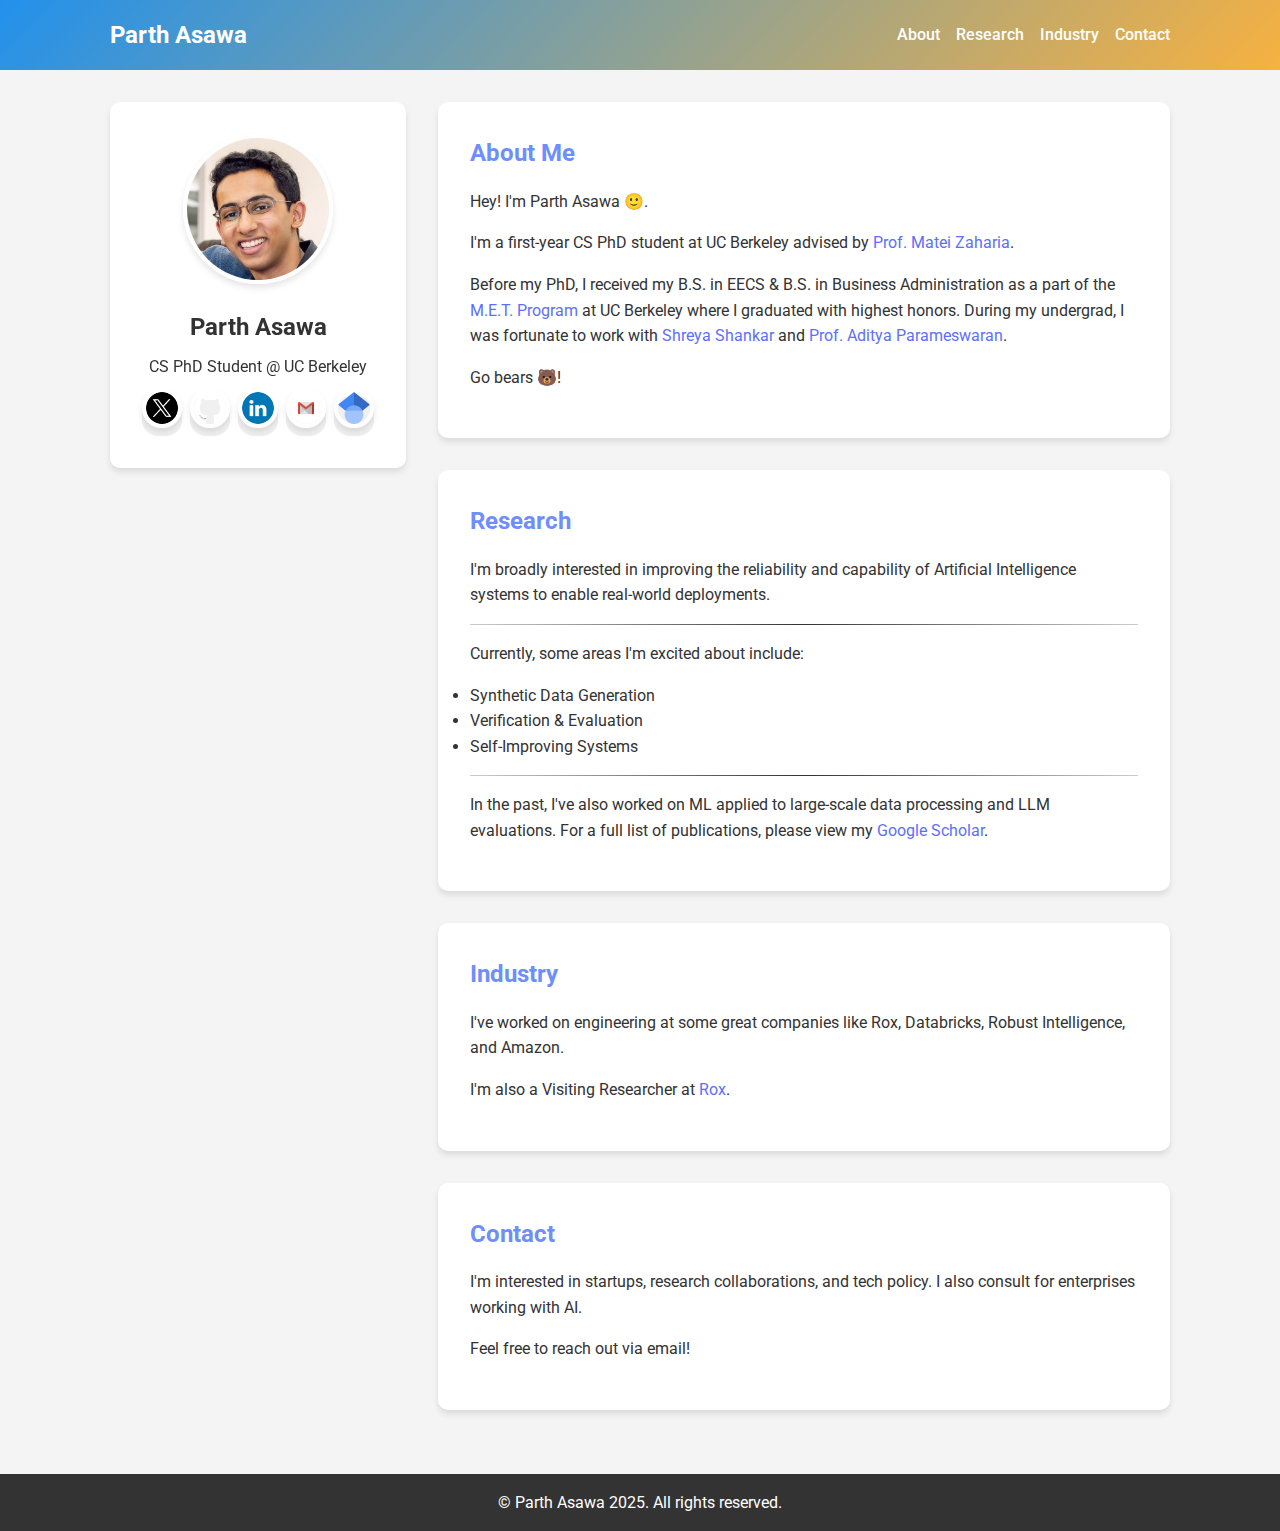
<file: index.html>
<!DOCTYPE html>
<html lang="en">
<head>
  <meta charset="UTF-8">
  <meta name="viewport" content="width=device-width, initial-scale=1.0">
  <title>Parth Asawa</title>
  <link href="https://fonts.googleapis.com/css2?family=Roboto:wght@300;400;700&display=swap" rel="stylesheet">
  <link rel="stylesheet" href="styles.css">
</head>
<body>
  <header>
    <nav class="navbar">
      <div class="container">
        <h1>Parth Asawa</h1>
        <ul>
          <li><a href="#about">About</a></li>
          <li><a href="#research">Research</a></li>
          <li><a href="#industry">Industry</a></li>
          <li><a href="#contact">Contact</a></li>
        </ul>
      </div>
    </nav>
  </header>

  <main class="main-container">
    <aside class="profile">
      <img src="assets/headshot.jpg" alt="Profile Picture">
      <h2>Parth Asawa</h2>
      <p>CS PhD Student @ UC Berkeley</p>
      <div class="social-links">
        <a href="https://x.com/pgasawa" target="_blank" class="icon-link">
          <img src="assets/x.png" alt="Twitter" class="icon">
        </a>
        <a href="https://github.com/pgasawa" target="_blank" class="icon-link">
          <img src="assets/github.png" alt="GitHub" class="icon">
        </a>
        <a href="https://linkedin.com/in/pgasawa" target="_blank" class="icon-link">
          <img src="assets/linkedin.png" alt="LinkedIn" class="icon">
        </a>
        <a href="mailto:pgasawa@berkeley.edu" class="icon-link">
          <img src="assets/gmail.png" alt="Email" class="icon">
        </a>
        <a href="https://scholar.google.com/citations?user=8un398sAAAAJ&hl=en" target="_blank" class="icon-link">
          <img src="assets/google_scholar.png" alt="Google Scholar" class="icon">
        </a>
      </div>
    </aside>

    <div class="content">
      <section id="about" class="content-section">
        <h2>About Me</h2>
        <p>Hey! I'm Parth Asawa 🙂.</p>
        <p>I'm a first-year CS PhD student at UC Berkeley advised by <a href="https://people.eecs.berkeley.edu/~matei/" target="_blank">Prof. Matei Zaharia</a>.</p>
        <p>Before my PhD, I received my B.S. in EECS & B.S. in Business Administration as a part of the <a href="https://met.berkeley.edu/" target="_blank">M.E.T. Program</a> at UC Berkeley where I graduated with highest honors. During my undergrad, I was fortunate to work with <a href="https://sh-reya.com" target="_blank">Shreya Shankar</a> and <a href="https://people.eecs.berkeley.edu/~adityagp/" target="_blank">Prof. Aditya Parameswaran</a>.</p>
        <p>Go bears 🐻!</p>
      </section>

      <section id="research" class="content-section">
        <h2>Research</h2>
        <p>I'm broadly interested in improving the reliability and capability of Artificial Intelligence systems to enable real-world deployments.</p>
        <hr></hr>
        <p></p>
        <p>Currently, some areas I'm excited about include: 
          <li>Synthetic Data Generation</li>
          <li>Verification & Evaluation</li>
          <li>Self-Improving Systems</li>
        </p>
        <hr></hr>
        <p></p>
        <p>In the past, I've also worked on ML applied to large-scale data processing and LLM evaluations. For a full list of publications, please view my <a href="https://scholar.google.com/citations?user=8un398sAAAAJ&hl=en" target="_blank">Google Scholar</a>.</p>
      </section>

      <section id="industry" class="content-section">
        <h2>Industry</h2>
        <p>I've worked on engineering at some great companies like Rox, Databricks, Robust Intelligence, and Amazon.</p>
        <p>I'm also a Visiting Researcher at <a href="https://www.rox.com/" target="_blank">Rox</a>.</p>
      </section>

      <section id="contact" class="content-section">
        <h2>Contact</h2>
        <p>I'm interested in startups, research collaborations, and tech policy. I also consult for enterprises working with AI.</p>
        <p>Feel free to reach out via email!</p>
      </section>
    </div>
  </main>

  <footer>
    <div class="container">
      <p>© Parth Asawa 2025. All rights reserved.</p>
    </div>
  </footer>

  <script src="scripts.js"></script>
</body>
</html>
</file>
<file: styles.css>
* {
  margin: 0;
  padding: 0;
  box-sizing: border-box;
}

body {
  font-family: 'Roboto', sans-serif;
  line-height: 1.6;
  color: #333;
  background-color: #f4f4f4;
}

.container {
  max-width: 1100px;
  margin: 0 auto;
  padding: 0 20px;
}

.navbar {
  background: linear-gradient(135deg, #2291ec, #f7b140);
  color: #fff;
  padding: 1rem 0;
  position: sticky;
  top: 0;
  z-index: 100;
}

.navbar .container {
  display: flex;
  justify-content: space-between;
  align-items: center;
}

.navbar h1 {
  font-size: 1.5rem;
  font-weight: 700;
}

.navbar ul {
  display: flex;
  list-style: none;
}

.navbar ul li {
  margin-left: 1rem;
}

.navbar ul li a {
  color: #fff;
  text-decoration: none;
  font-weight: 500;
  transition: color 0.3s ease;
}

.navbar ul li a:hover {
  color: #f0f0f0;
}

.main-container {
  max-width: 1100px;
  margin: 2rem auto;
  padding: 0 20px;
  display: flex;
  gap: 2rem;
}

.profile {
  flex: 0 0 285px;
  text-align: center;
  background-color: #fff;
  padding: 2rem;
  border-radius: 10px;
  box-shadow: 0 4px 6px rgba(0, 0, 0, 0.1);
  align-self: flex-start;
  position: sticky;
  top: 80px;
}

.profile img {
  width: 150px;
  height: 150px;
  border-radius: 50%;
  object-fit: cover;
  margin-bottom: 1rem;
  border: 4px solid #fff;
  box-shadow: 0 4px 6px rgba(0, 0, 0, 0.1);
}

.profile h2 {
  font-size: 1.5rem;
  margin-bottom: 0.5rem;
}

.social-links {
  display: flex;
  justify-content: center;
  gap: 0.5rem;
  margin-top: 1rem;
}

.icon-link {
  display: flex;
  align-items: center;
  justify-content: center;
  width: 40px;
  height: 40px;
  background-color: #f0f0f0;
  border-radius: 40%;
  transition: background-color 0.3s ease;
}

.icon-link:hover {
  background-color: #e0e0e0;
  transform: scale(1.1);
}

.icon {
  width: 40px !important;
  height: 40px !important;
  object-fit: contain;
}

.content {
  flex: 1;
}

.content-section {
  background-color: #fff;
  padding: 2rem;
  border-radius: 10px;
  margin-bottom: 2rem;
  box-shadow: 0 4px 6px rgba(0, 0, 0, 0.1);
}

.content-section h2 {
  font-size: 1.5rem;
  margin-bottom: 1rem;
  color: #6e8efb;
}

.content-section p {
  margin-bottom: 1rem;
}

.content-section a {
  color: #5d6ffa;
  text-decoration: none;
  transition: color 0.3s ease;
}

.content-section a:hover {
  color: #a777e3;
}

hr {
  border: 0;
  height: 1px;
  background: #333;
  background-image: linear-gradient(to right, #ccc, #333, #ccc);
}

footer {
  background-color: #333;
  color: #fff;
  text-align: center;
  padding: 1rem 0;
  margin-top: 2rem;
}

@media (max-width: 768px) {
  .navbar .container {
    flex-direction: column;
    align-items: flex-start;
  }

  .navbar ul {
    margin-top: 1rem;
  }

  .navbar ul li {
    margin-left: 0;
    margin-right: 1rem;
  }

  .main-container {
    flex-direction: column;
  }

  .profile {
    position: static;
    width: 100%;
  }
}
</file>
